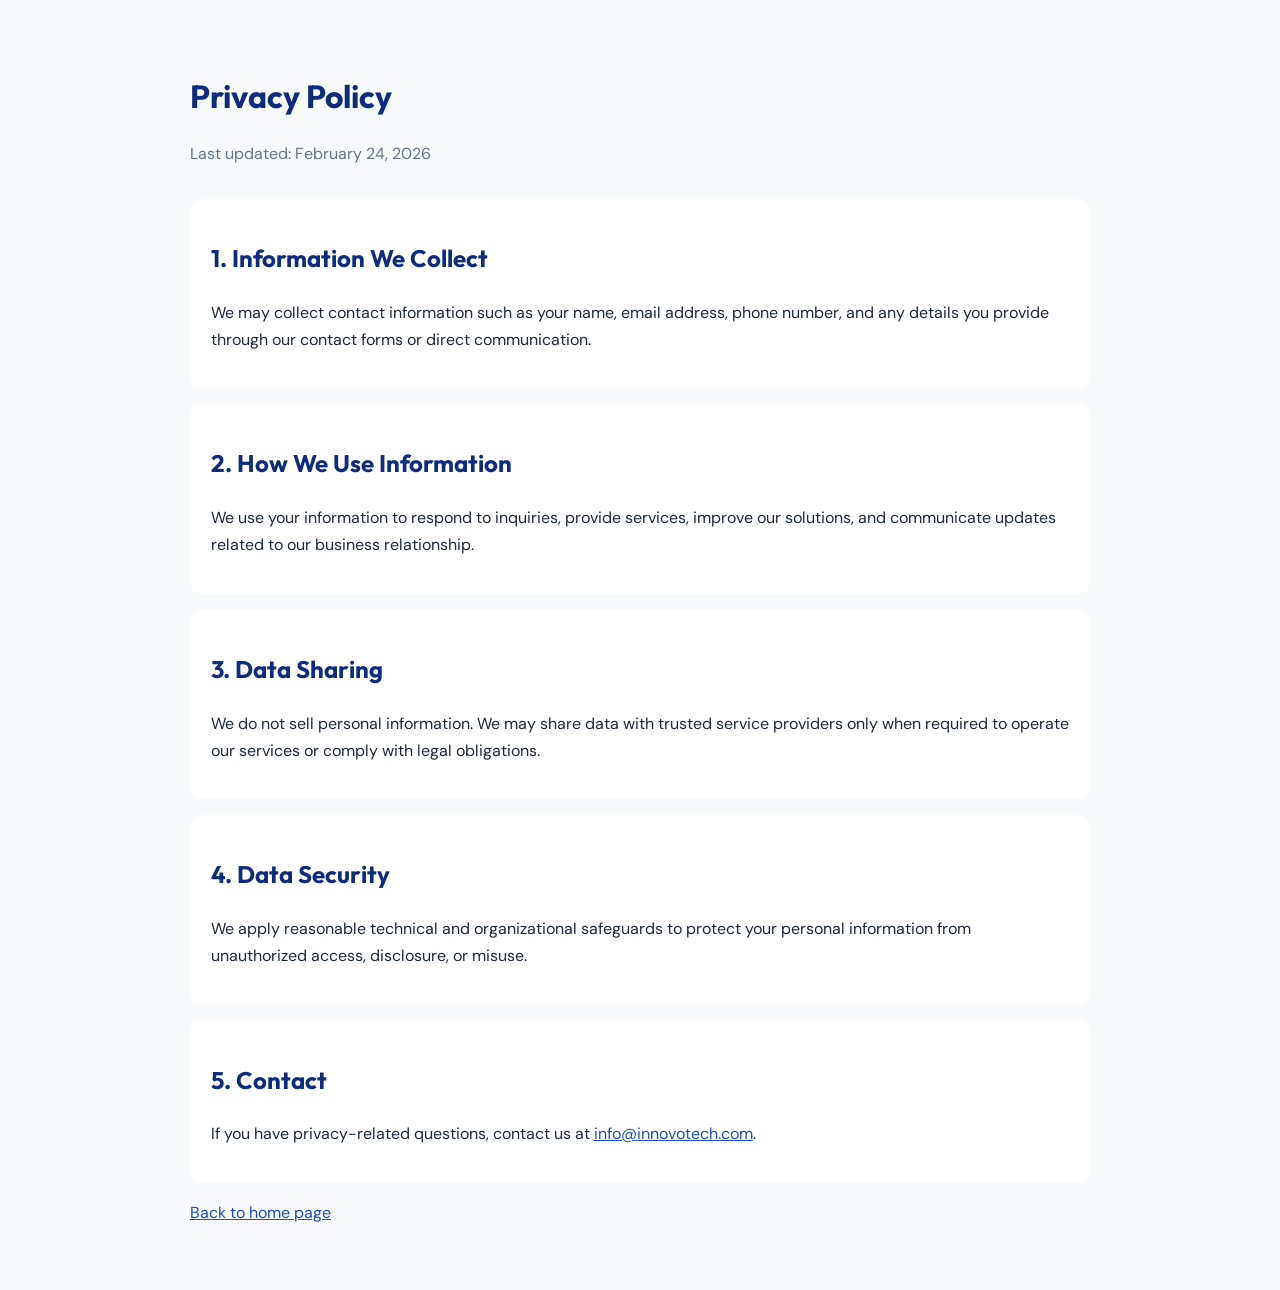
<file: privacy-policy.html>
<!DOCTYPE html>
<html lang="en">
<head>
    <meta charset="UTF-8">
    <meta name="viewport" content="width=device-width, initial-scale=1.0">
    <title>Privacy Policy | INNOVO TECH SOLUTIONS LIMITED</title>
    <link rel="preconnect" href="https://fonts.googleapis.com">
    <link rel="preconnect" href="https://fonts.gstatic.com" crossorigin>
    <link href="https://fonts.googleapis.com/css2?family=Outfit:wght@500;700;800&family=DM+Sans:wght@400;500;700&display=swap" rel="stylesheet">
    <style>
        body {
            margin: 0;
            font-family: 'DM Sans', sans-serif;
            background: #f8fafc;
            color: #1e293b;
            line-height: 1.7;
        }

        .container {
            max-width: 900px;
            margin: 0 auto;
            padding: 3rem 1.2rem;
        }

        h1,
        h2 {
            font-family: 'Outfit', sans-serif;
            color: #0d2c7d;
        }

        h1 {
            margin-bottom: 0.5rem;
        }

        .updated {
            color: #64748b;
            margin-bottom: 2rem;
        }

        section {
            background: #ffffff;
            border-radius: 12px;
            padding: 1.2rem 1.3rem;
            margin-bottom: 1rem;
        }

        a {
            color: #1a4cc9;
        }
    </style>
</head>
<body>
    <main class="container">
        <h1>Privacy Policy</h1>
        <p class="updated">Last updated: February 24, 2026</p>

        <section>
            <h2>1. Information We Collect</h2>
            <p>We may collect contact information such as your name, email address, phone number, and any details you provide through our contact forms or direct communication.</p>
        </section>

        <section>
            <h2>2. How We Use Information</h2>
            <p>We use your information to respond to inquiries, provide services, improve our solutions, and communicate updates related to our business relationship.</p>
        </section>

        <section>
            <h2>3. Data Sharing</h2>
            <p>We do not sell personal information. We may share data with trusted service providers only when required to operate our services or comply with legal obligations.</p>
        </section>

        <section>
            <h2>4. Data Security</h2>
            <p>We apply reasonable technical and organizational safeguards to protect your personal information from unauthorized access, disclosure, or misuse.</p>
        </section>

        <section>
            <h2>5. Contact</h2>
            <p>If you have privacy-related questions, contact us at <a href="mailto:info@innovotech.com">info@innovotech.com</a>.</p>
        </section>

        <p><a href="index.html">Back to home page</a></p>
    </main>
</body>
</html>
</file>
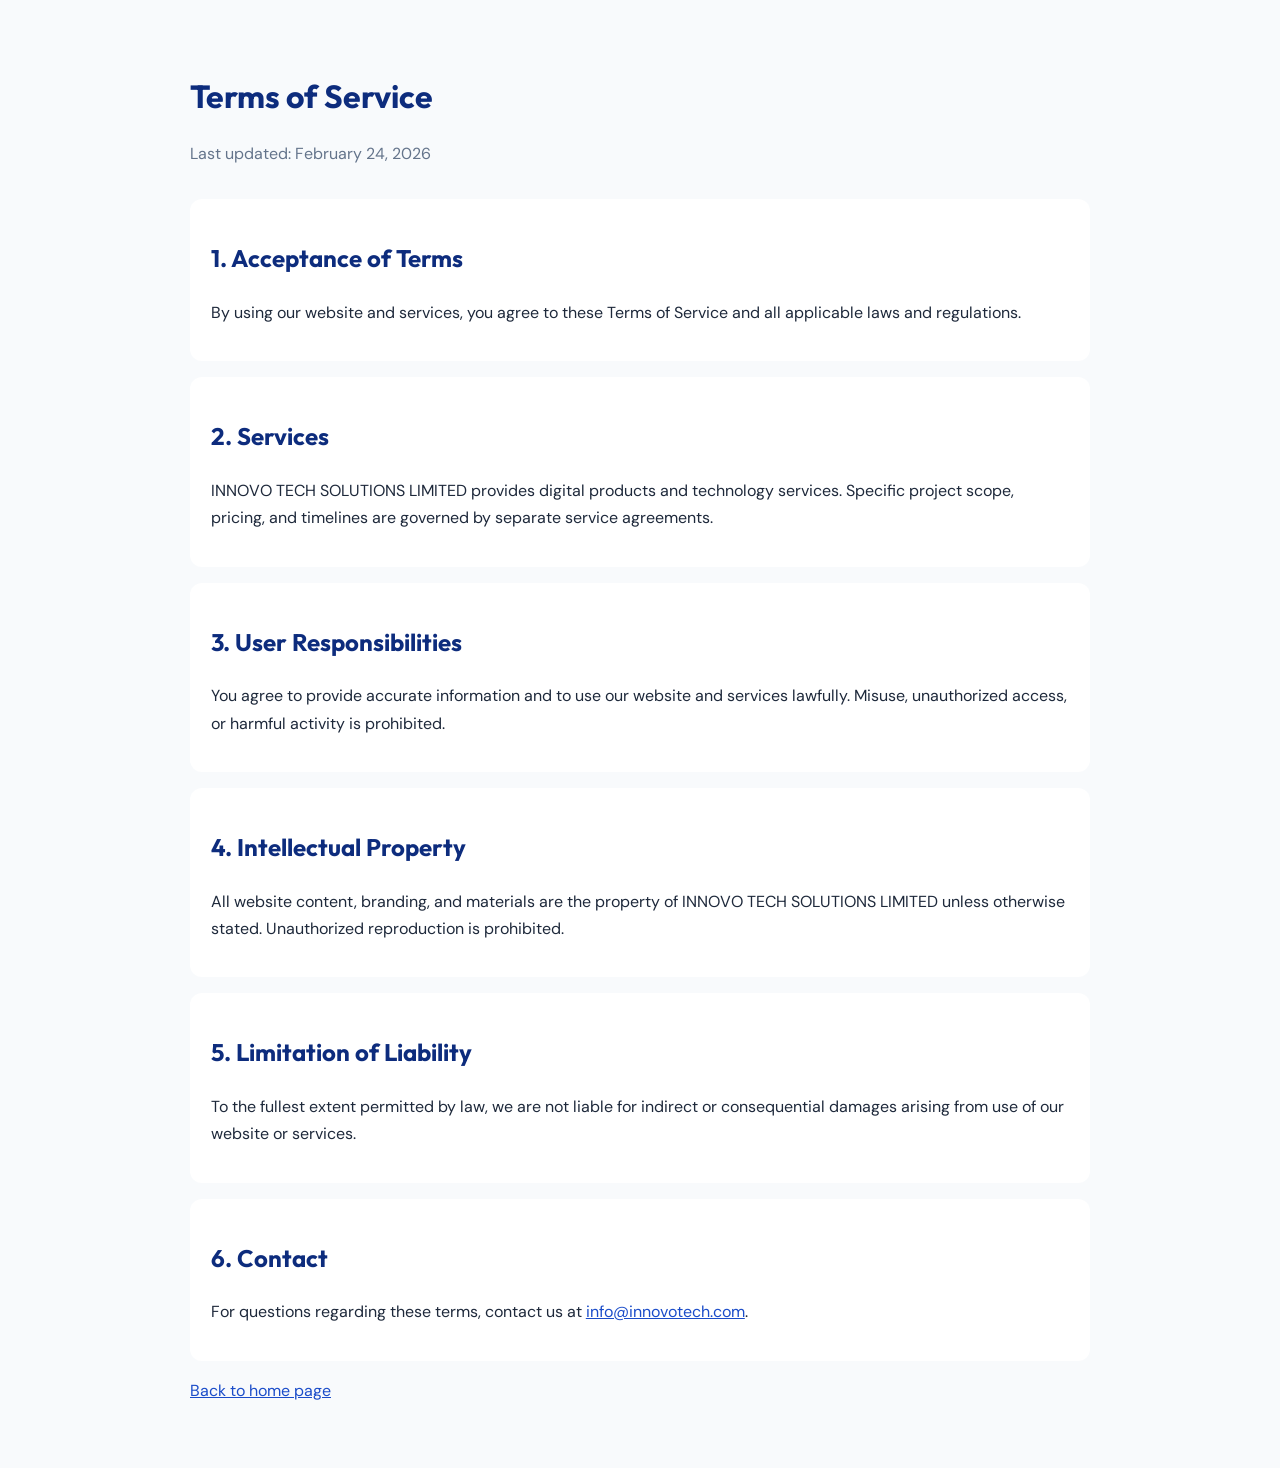
<file: terms-of-service.html>
<!DOCTYPE html>
<html lang="en">
<head>
    <meta charset="UTF-8">
    <meta name="viewport" content="width=device-width, initial-scale=1.0">
    <title>Terms of Service | INNOVO TECH SOLUTIONS LIMITED</title>
    <link rel="preconnect" href="https://fonts.googleapis.com">
    <link rel="preconnect" href="https://fonts.gstatic.com" crossorigin>
    <link href="https://fonts.googleapis.com/css2?family=Outfit:wght@500;700;800&family=DM+Sans:wght@400;500;700&display=swap" rel="stylesheet">
    <style>
        body {
            margin: 0;
            font-family: 'DM Sans', sans-serif;
            background: #f8fafc;
            color: #1e293b;
            line-height: 1.7;
        }

        .container {
            max-width: 900px;
            margin: 0 auto;
            padding: 3rem 1.2rem;
        }

        h1,
        h2 {
            font-family: 'Outfit', sans-serif;
            color: #0d2c7d;
        }

        h1 {
            margin-bottom: 0.5rem;
        }

        .updated {
            color: #64748b;
            margin-bottom: 2rem;
        }

        section {
            background: #ffffff;
            border-radius: 12px;
            padding: 1.2rem 1.3rem;
            margin-bottom: 1rem;
        }

        a {
            color: #1a4cc9;
        }
    </style>
</head>
<body>
    <main class="container">
        <h1>Terms of Service</h1>
        <p class="updated">Last updated: February 24, 2026</p>

        <section>
            <h2>1. Acceptance of Terms</h2>
            <p>By using our website and services, you agree to these Terms of Service and all applicable laws and regulations.</p>
        </section>

        <section>
            <h2>2. Services</h2>
            <p>INNOVO TECH SOLUTIONS LIMITED provides digital products and technology services. Specific project scope, pricing, and timelines are governed by separate service agreements.</p>
        </section>

        <section>
            <h2>3. User Responsibilities</h2>
            <p>You agree to provide accurate information and to use our website and services lawfully. Misuse, unauthorized access, or harmful activity is prohibited.</p>
        </section>

        <section>
            <h2>4. Intellectual Property</h2>
            <p>All website content, branding, and materials are the property of INNOVO TECH SOLUTIONS LIMITED unless otherwise stated. Unauthorized reproduction is prohibited.</p>
        </section>

        <section>
            <h2>5. Limitation of Liability</h2>
            <p>To the fullest extent permitted by law, we are not liable for indirect or consequential damages arising from use of our website or services.</p>
        </section>

        <section>
            <h2>6. Contact</h2>
            <p>For questions regarding these terms, contact us at <a href="mailto:info@innovotech.com">info@innovotech.com</a>.</p>
        </section>

        <p><a href="index.html">Back to home page</a></p>
    </main>
</body>
</html>
</file>
